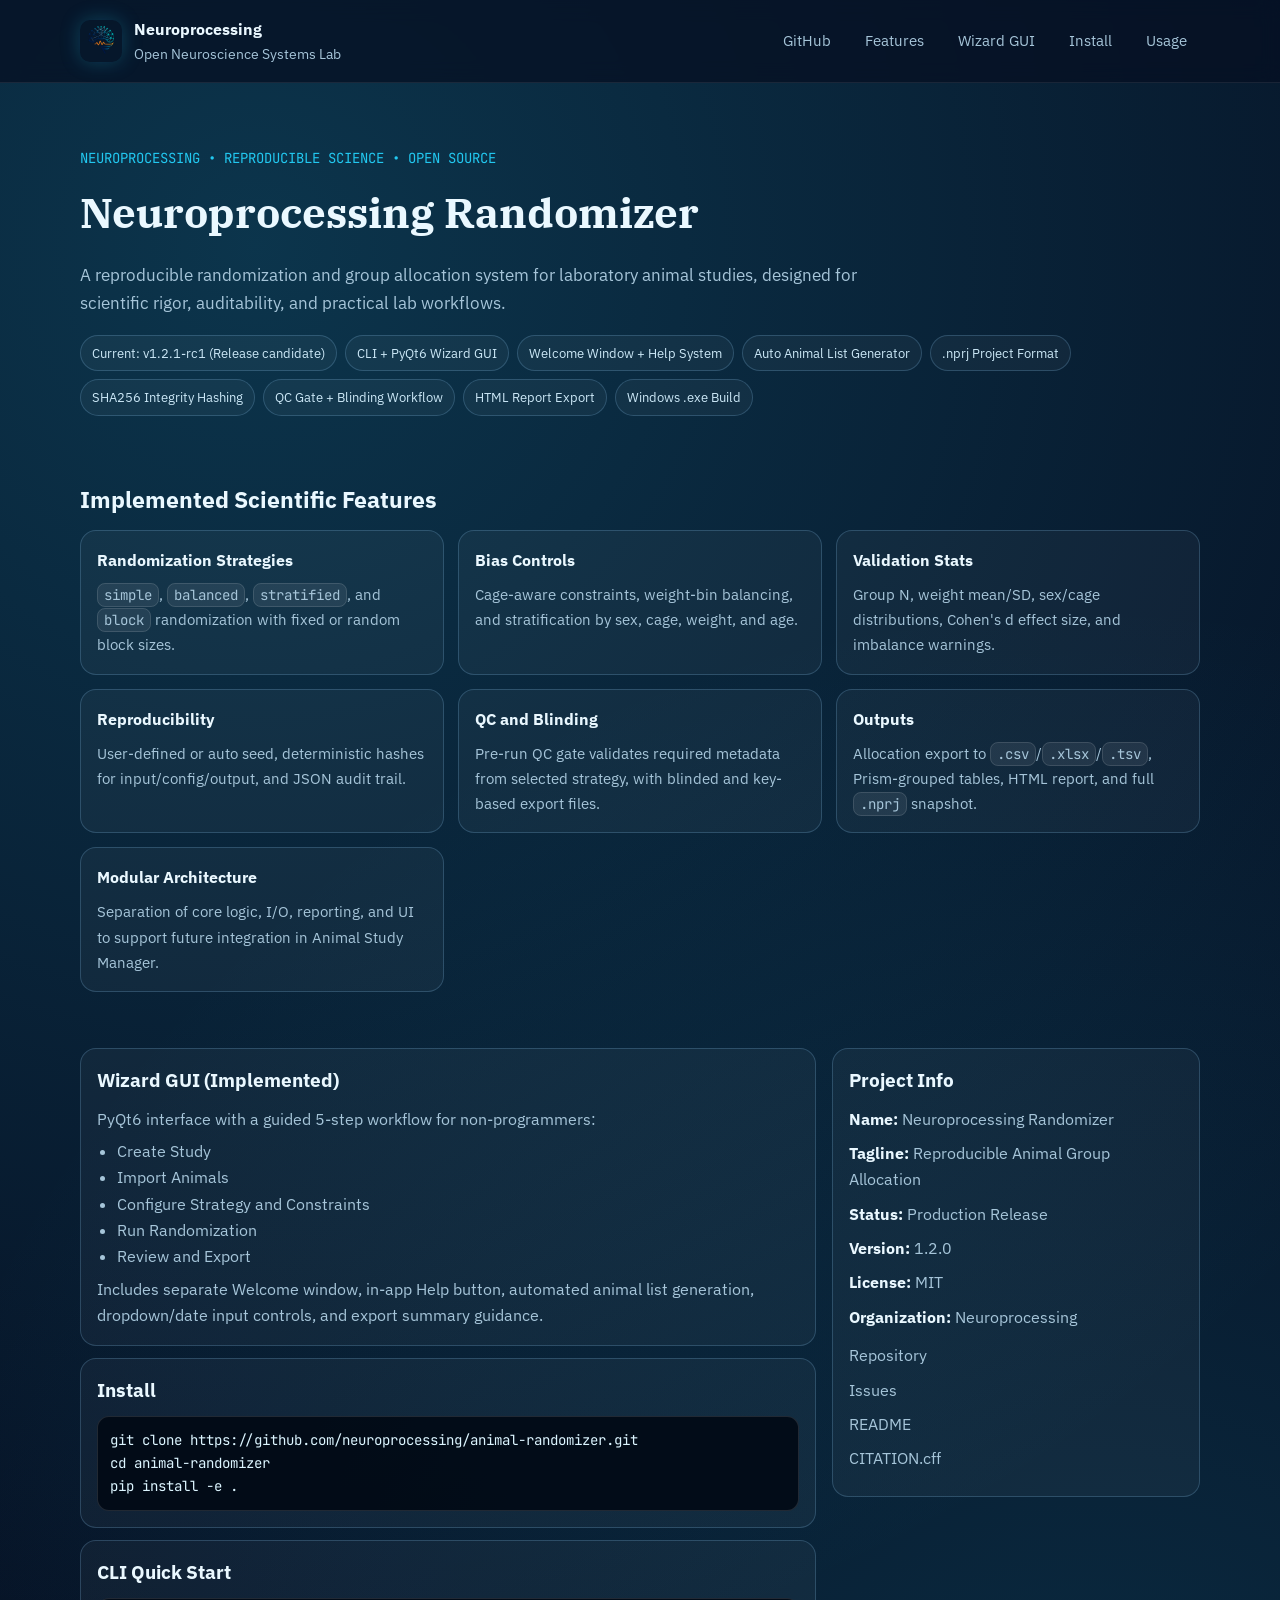
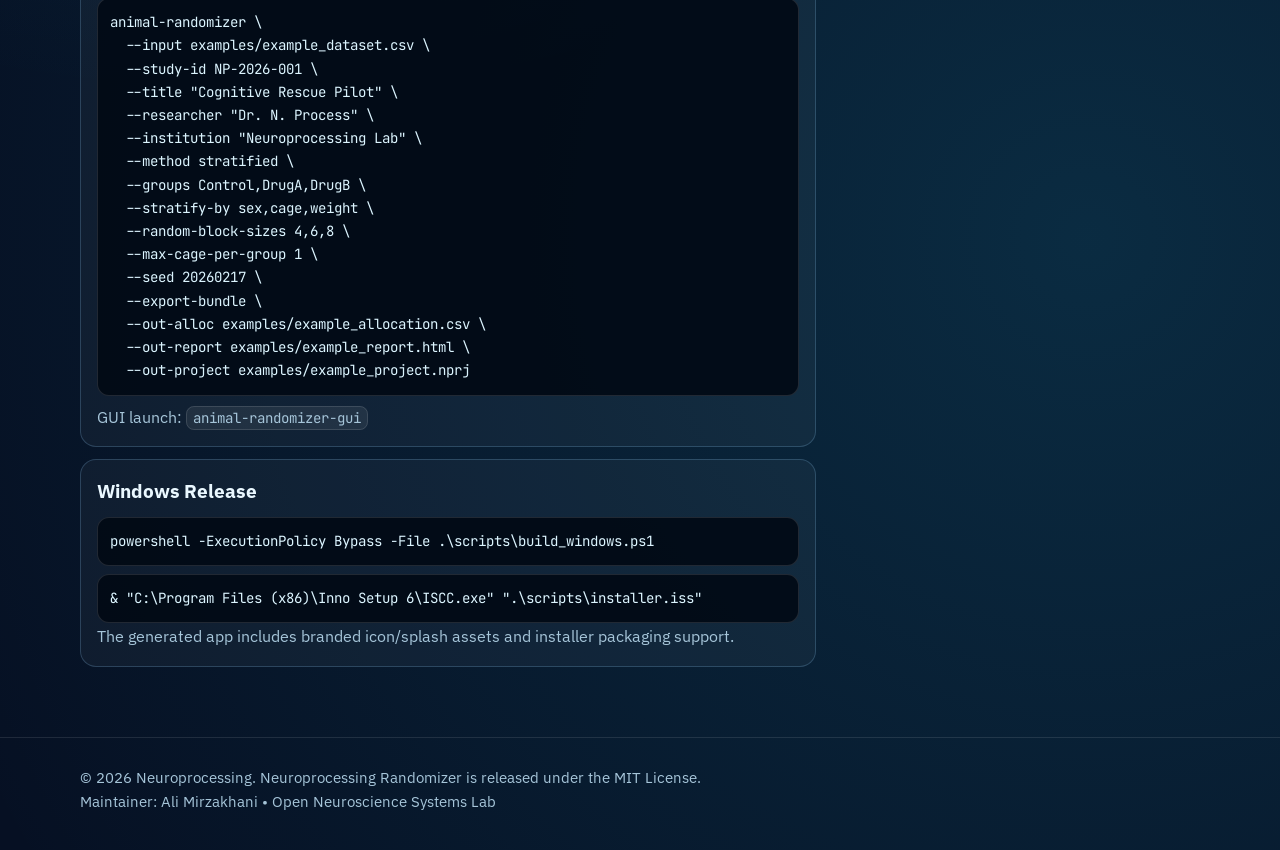
<file: docs/index.html>
﻿<!DOCTYPE html>
<html lang="en">
<head>
  <meta charset="UTF-8" />
  <meta name="viewport" content="width=device-width, initial-scale=1.0" />
  <title>Neuroprocessing Randomizer | Neuroprocessing</title>
  <meta name="description" content="Neuroprocessing Randomizer: reproducible animal group allocation with auditable randomization workflows for laboratory studies." />

  <link rel="preconnect" href="https://fonts.googleapis.com" />
  <link rel="preconnect" href="https://fonts.gstatic.com" crossorigin />
  <link href="https://fonts.googleapis.com/css2?family=IBM+Plex+Sans:wght@400;500;600;700&family=IBM+Plex+Serif:wght@500;600&family=JetBrains+Mono:wght@400;500&display=swap" rel="stylesheet" />

  <style>
    :root {
      --bg: #061023;
      --bg-soft: #0c1b34;
      --panel: rgba(255, 255, 255, 0.04);
      --panel-border: rgba(130, 186, 230, 0.24);
      --text: #eaf8ff;
      --muted: #a6c5d9;
      --accent: #22c8f0;
      --accent-soft: rgba(34, 200, 240, 0.18);
      --mono: "JetBrains Mono", monospace;
      --sans: "IBM Plex Sans", sans-serif;
      --serif: "IBM Plex Serif", serif;
    }

    * { box-sizing: border-box; margin: 0; padding: 0; }

    body {
      font-family: var(--sans);
      color: var(--text);
      background:
        radial-gradient(circle at 20% 10%, rgba(34, 200, 240, 0.2), transparent 60%),
        radial-gradient(circle at 85% 75%, rgba(34, 200, 240, 0.15), transparent 58%),
        var(--bg);
      line-height: 1.65;
    }

    a { color: inherit; text-decoration: none; }
    .container { width: min(1120px, 92%); margin: 0 auto; }

    .site-header {
      position: sticky;
      top: 0;
      z-index: 10;
      backdrop-filter: blur(10px);
      background: rgba(6, 16, 35, 0.74);
      border-bottom: 1px solid rgba(255, 255, 255, 0.08);
    }

    .header-inner {
      display: flex;
      justify-content: space-between;
      align-items: center;
      gap: 16px;
      padding: 16px 0;
    }

    .brand {
      display: flex;
      align-items: center;
      gap: 12px;
    }

    .logo {
      width: 42px;
      height: 42px;
      border-radius: 10px;
      box-shadow: 0 0 20px rgba(34, 200, 240, 0.25);
    }

    .brand p:first-child { font-weight: 700; }
    .brand p:last-child { color: var(--muted); font-size: 0.9rem; }

    .nav {
      display: flex;
      flex-wrap: wrap;
      gap: 8px;
    }

    .nav a {
      padding: 8px 12px;
      border-radius: 10px;
      color: var(--muted);
      font-size: 0.93rem;
      border: 1px solid transparent;
      transition: 0.2s;
    }

    .nav a:hover {
      color: var(--text);
      border-color: rgba(34, 200, 240, 0.45);
      background: var(--accent-soft);
    }

    .hero { padding: 64px 0 36px; }

    .hero h1 {
      font-family: var(--serif);
      font-size: clamp(2rem, 3.3vw, 3rem);
      margin: 8px 0 14px;
    }

    .eyebrow {
      font-family: var(--mono);
      color: var(--accent);
      font-size: 0.87rem;
    }

    .lede {
      color: var(--muted);
      max-width: 82ch;
      font-size: 1.05rem;
    }

    .badges {
      margin-top: 18px;
      display: flex;
      flex-wrap: wrap;
      gap: 8px;
    }

    .badge {
      font-size: 0.84rem;
      border: 1px solid var(--panel-border);
      border-radius: 999px;
      padding: 6px 11px;
      background: var(--panel);
      color: #cce8f7;
    }

    .section { padding: 28px 0; }

    .grid {
      display: grid;
      gap: 14px;
      grid-template-columns: repeat(3, 1fr);
    }

    .card {
      background: var(--panel);
      border: 1px solid var(--panel-border);
      border-radius: 16px;
      padding: 16px;
    }

    .card h3 { margin-bottom: 8px; font-size: 1.03rem; }
    .card p { color: var(--muted); font-size: 0.95rem; }

    h2 {
      margin-bottom: 12px;
      font-size: 1.45rem;
    }

    .split {
      display: grid;
      grid-template-columns: 2fr 1fr;
      gap: 16px;
      align-items: start;
    }

    .block {
      background: var(--panel);
      border: 1px solid var(--panel-border);
      border-radius: 16px;
      padding: 16px;
      margin-bottom: 12px;
    }

    .block h3 { margin-bottom: 10px; }
    .block p, .block li { color: var(--muted); }

    ul {
      padding-left: 20px;
      margin: 6px 0;
    }

    code {
      font-family: var(--mono);
      background: rgba(255, 255, 255, 0.07);
      border: 1px solid rgba(255, 255, 255, 0.12);
      border-radius: 8px;
      padding: 2px 6px;
      font-size: 0.88rem;
    }

    pre {
      font-family: var(--mono);
      font-size: 0.88rem;
      overflow-x: auto;
      background: rgba(2, 9, 20, 0.9);
      border: 1px solid rgba(255, 255, 255, 0.12);
      border-radius: 12px;
      padding: 12px;
      margin-top: 8px;
      color: #dcf5ff;
    }

    .info-list { list-style: none; padding: 0; }
    .info-list li { margin-bottom: 8px; color: var(--muted); }
    .info-list strong { color: var(--text); }

    footer {
      margin-top: 30px;
      padding: 28px 0 36px;
      border-top: 1px solid rgba(255, 255, 255, 0.1);
      color: var(--muted);
      font-size: 0.92rem;
    }

    @media (max-width: 980px) {
      .grid { grid-template-columns: 1fr; }
      .split { grid-template-columns: 1fr; }
      .header-inner { flex-direction: column; align-items: flex-start; }
    }
  </style>
</head>
<body>
  <header class="site-header">
    <div class="container header-inner">
      <a class="brand" href="https://neuroprocessing.github.io/" target="_blank" aria-label="Neuroprocessing Home">
        <img src="assets/images/Logo.png" alt="Neuroprocessing logo" class="logo" />
        <div>
          <p>Neuroprocessing</p>
          <p>Open Neuroscience Systems Lab</p>
        </div>
      </a>

      <nav class="nav" aria-label="Primary">
        <a href="https://github.com/neuroprocessing/animal-randomizer" target="_blank">GitHub</a>
        <a href="#features">Features</a>
        <a href="#wizard">Wizard GUI</a>
        <a href="#install">Install</a>
        <a href="#usage">Usage</a>
      </nav>
    </div>
  </header>

  <main>
    <section class="hero">
      <div class="container">
        <p class="eyebrow">NEUROPROCESSING • REPRODUCIBLE SCIENCE • OPEN SOURCE</p>
        <h1>Neuroprocessing Randomizer</h1>
        <p class="lede">
          A reproducible randomization and group allocation system for laboratory animal studies,
          designed for scientific rigor, auditability, and practical lab workflows.
        </p>
        <div class="badges">
          <span class="badge">Current: v1.2.1-rc1 (Release candidate)</span>
          <span class="badge">CLI + PyQt6 Wizard GUI</span>
          <span class="badge">Welcome Window + Help System</span>
          <span class="badge">Auto Animal List Generator</span>
          <span class="badge">.nprj Project Format</span>
          <span class="badge">SHA256 Integrity Hashing</span>
          <span class="badge">QC Gate + Blinding Workflow</span>
          <span class="badge">HTML Report Export</span>
          <span class="badge">Windows .exe Build</span>
        </div>
      </div>
    </section>

    <section id="features" class="section">
      <div class="container">
        <h2>Implemented Scientific Features</h2>
        <div class="grid">
          <article class="card">
            <h3>Randomization Strategies</h3>
            <p><code>simple</code>, <code>balanced</code>, <code>stratified</code>, and <code>block</code> randomization with fixed or random block sizes.</p>
          </article>
          <article class="card">
            <h3>Bias Controls</h3>
            <p>Cage-aware constraints, weight-bin balancing, and stratification by sex, cage, weight, and age.</p>
          </article>
          <article class="card">
            <h3>Validation Stats</h3>
            <p>Group N, weight mean/SD, sex/cage distributions, Cohen's d effect size, and imbalance warnings.</p>
          </article>
          <article class="card">
            <h3>Reproducibility</h3>
            <p>User-defined or auto seed, deterministic hashes for input/config/output, and JSON audit trail.</p>
          </article>
          <article class="card">
            <h3>QC and Blinding</h3>
            <p>Pre-run QC gate validates required metadata from selected strategy, with blinded and key-based export files.</p>
          </article>
          <article class="card">
            <h3>Outputs</h3>
            <p>Allocation export to <code>.csv</code>/<code>.xlsx</code>/<code>.tsv</code>, Prism-grouped tables, HTML report, and full <code>.nprj</code> snapshot.</p>
          </article>
          <article class="card">
            <h3>Modular Architecture</h3>
            <p>Separation of core logic, I/O, reporting, and UI to support future integration in Animal Study Manager.</p>
          </article>
        </div>
      </div>
    </section>

    <section id="wizard" class="section">
      <div class="container split">
        <div>
          <div class="block">
            <h3>Wizard GUI (Implemented)</h3>
            <p>PyQt6 interface with a guided 5-step workflow for non-programmers:</p>
            <ul>
              <li>Create Study</li>
              <li>Import Animals</li>
              <li>Configure Strategy and Constraints</li>
              <li>Run Randomization</li>
              <li>Review and Export</li>
            </ul>
            <p>Includes separate Welcome window, in-app Help button, automated animal list generation, dropdown/date input controls, and export summary guidance.</p>
          </div>
          <div class="block" id="install">
            <h3>Install</h3>
            <pre>git clone https://github.com/neuroprocessing/animal-randomizer.git
cd animal-randomizer
pip install -e .</pre>
          </div>
          <div class="block" id="usage">
            <h3>CLI Quick Start</h3>
            <pre>animal-randomizer \
  --input examples/example_dataset.csv \
  --study-id NP-2026-001 \
  --title "Cognitive Rescue Pilot" \
  --researcher "Dr. N. Process" \
  --institution "Neuroprocessing Lab" \
  --method stratified \
  --groups Control,DrugA,DrugB \
  --stratify-by sex,cage,weight \
  --random-block-sizes 4,6,8 \
  --max-cage-per-group 1 \
  --seed 20260217 \
  --export-bundle \
  --out-alloc examples/example_allocation.csv \
  --out-report examples/example_report.html \
  --out-project examples/example_project.nprj</pre>
            <p style="margin-top:8px;">GUI launch: <code>animal-randomizer-gui</code></p>
          </div>
          <div class="block">
            <h3>Windows Release</h3>
            <pre>powershell -ExecutionPolicy Bypass -File .\scripts\build_windows.ps1</pre>
            <pre>& "C:\Program Files (x86)\Inno Setup 6\ISCC.exe" ".\scripts\installer.iss"</pre>
            <p>The generated app includes branded icon/splash assets and installer packaging support.</p>
          </div>
        </div>

        <aside class="block">
          <h3>Project Info</h3>
          <ul class="info-list">
            <li><strong>Name:</strong> Neuroprocessing Randomizer</li>
            <li><strong>Tagline:</strong> Reproducible Animal Group Allocation</li>
            <li><strong>Status:</strong> Production Release</li>
            <li><strong>Version:</strong> 1.2.0</li>
            <li><strong>License:</strong> MIT</li>
            <li><strong>Organization:</strong> Neuroprocessing</li>
          </ul>
          <ul class="info-list" style="margin-top:12px;">
            <li><a href="https://github.com/neuroprocessing/animal-randomizer" target="_blank">Repository</a></li>
            <li><a href="https://github.com/neuroprocessing/animal-randomizer/issues" target="_blank">Issues</a></li>
            <li><a href="https://github.com/neuroprocessing/animal-randomizer/blob/main/README.md" target="_blank">README</a></li>
            <li><a href="https://github.com/neuroprocessing/animal-randomizer/blob/main/CITATION.cff" target="_blank">CITATION.cff</a></li>
          </ul>
        </aside>
      </div>
    </section>
  </main>

  <footer>
    <div class="container">
      <p>
        &copy; 2026 Neuroprocessing. Neuroprocessing Randomizer is released under the MIT License.
        <br />Maintainer: Ali Mirzakhani • Open Neuroscience Systems Lab
      </p>
    </div>
  </footer>
</body>
</html>
</file>
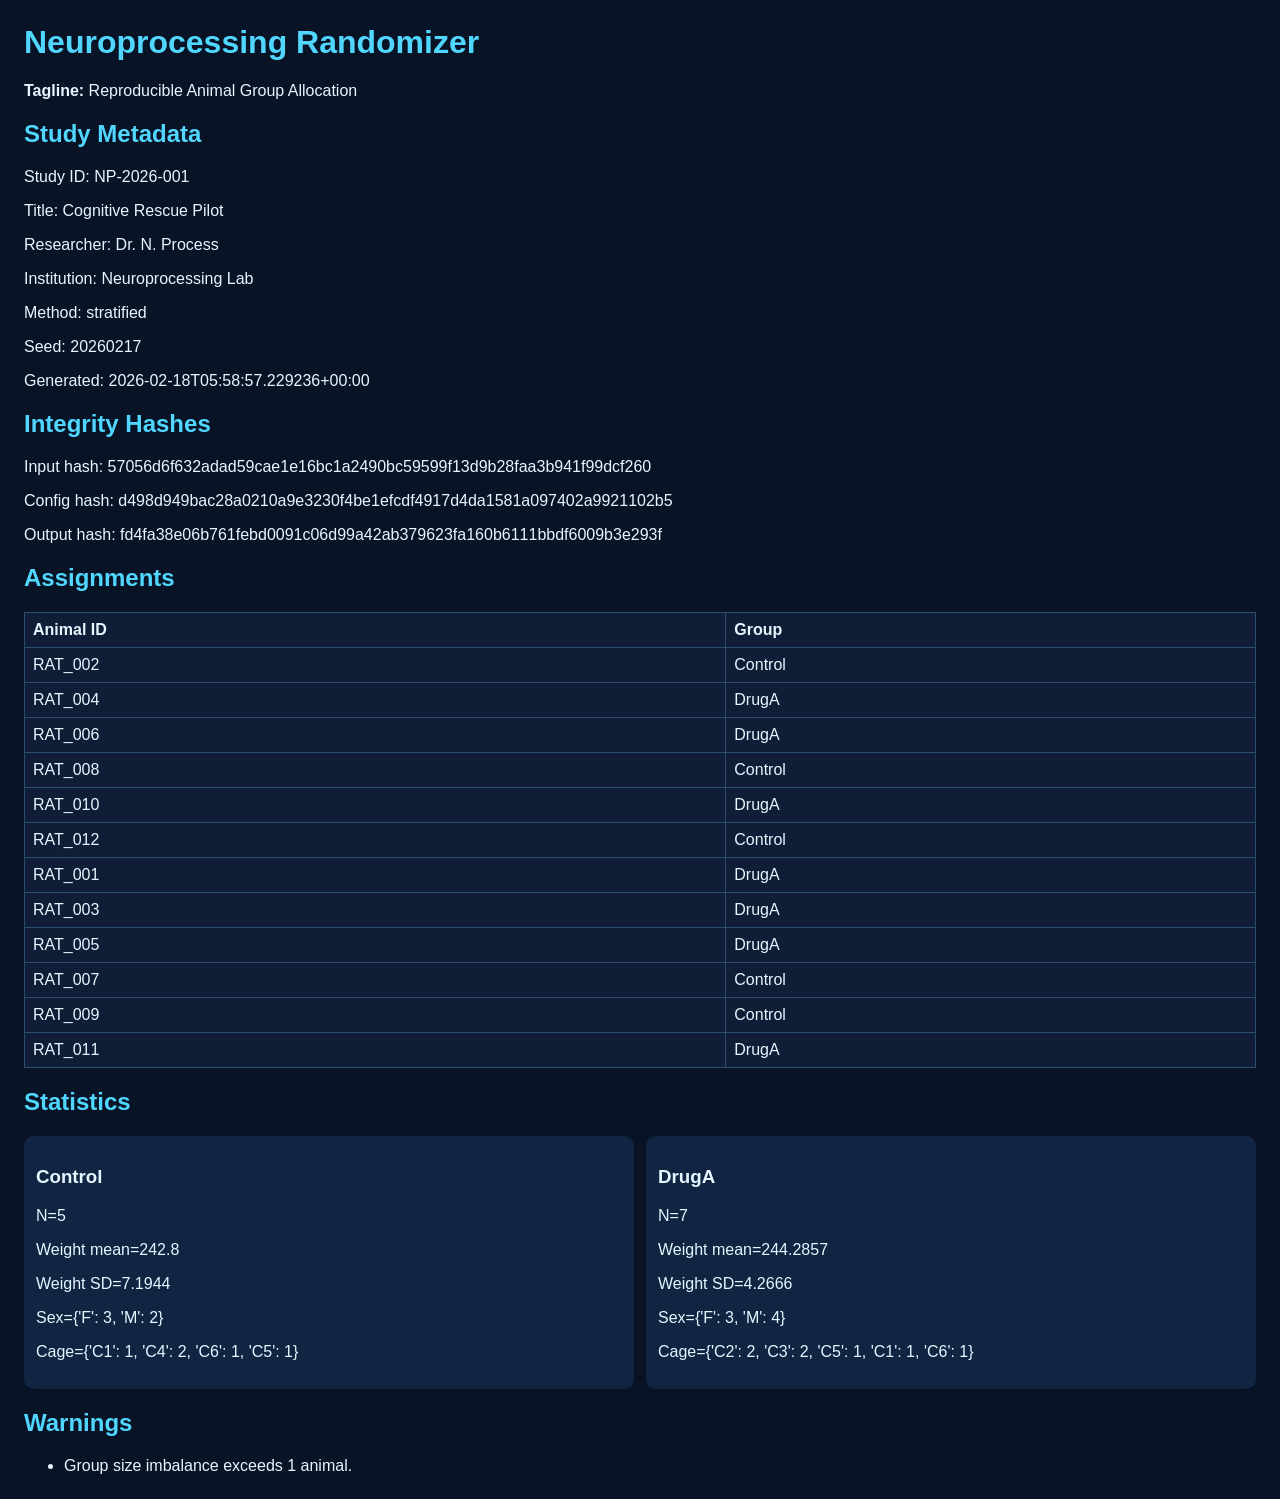
<file: examples/example_report.html>
<!doctype html>
<html lang="en">
<head>
  <meta charset="utf-8" />
  <title>Neuroprocessing Randomizer Report</title>
  <style>
    body { font-family: 'Segoe UI', Arial, sans-serif; background: #081326; color: #e6f6ff; margin: 24px; }
    h1, h2 { color: #50d6ff; }
    table { border-collapse: collapse; width: 100%; background: #0f1e36; }
    th, td { border: 1px solid #2a4d70; padding: 8px; text-align: left; }
    .grid { display: grid; grid-template-columns: repeat(auto-fit, minmax(230px, 1fr)); gap: 12px; }
    .card { background: #112442; padding: 12px; border-radius: 10px; }
  </style>
</head>
<body>
  <h1>Neuroprocessing Randomizer</h1>
  <p><strong>Tagline:</strong> Reproducible Animal Group Allocation</p>
  <h2>Study Metadata</h2>
  <p>Study ID: NP-2026-001</p>
  <p>Title: Cognitive Rescue Pilot</p>
  <p>Researcher: Dr. N. Process</p>
  <p>Institution: Neuroprocessing Lab</p>
  <p>Method: stratified</p>
  <p>Seed: 20260217</p>
  <p>Generated: 2026-02-18T05:58:57.229236+00:00</p>
  <h2>Integrity Hashes</h2>
  <p>Input hash: 57056d6f632adad59cae1e16bc1a2490bc59599f13d9b28faa3b941f99dcf260</p>
  <p>Config hash: d498d949bac28a0210a9e3230f4be1efcdf4917d4da1581a097402a9921102b5</p>
  <p>Output hash: fd4fa38e06b761febd0091c06d99a42ab379623fa160b6111bbdf6009b3e293f</p>
  <h2>Assignments</h2>
  <table><thead><tr><th>Animal ID</th><th>Group</th></tr></thead><tbody>
<tr><td>RAT_002</td><td>Control</td></tr>
<tr><td>RAT_004</td><td>DrugA</td></tr>
<tr><td>RAT_006</td><td>DrugA</td></tr>
<tr><td>RAT_008</td><td>Control</td></tr>
<tr><td>RAT_010</td><td>DrugA</td></tr>
<tr><td>RAT_012</td><td>Control</td></tr>
<tr><td>RAT_001</td><td>DrugA</td></tr>
<tr><td>RAT_003</td><td>DrugA</td></tr>
<tr><td>RAT_005</td><td>DrugA</td></tr>
<tr><td>RAT_007</td><td>Control</td></tr>
<tr><td>RAT_009</td><td>Control</td></tr>
<tr><td>RAT_011</td><td>DrugA</td></tr>
</tbody></table>
  <h2>Statistics</h2>
  <div class="grid"><div class='card'><h3>Control</h3><p>N=5</p><p>Weight mean=242.8</p><p>Weight SD=7.1944</p><p>Sex={'F': 3, 'M': 2}</p><p>Cage={'C1': 1, 'C4': 2, 'C6': 1, 'C5': 1}</p></div><div class='card'><h3>DrugA</h3><p>N=7</p><p>Weight mean=244.2857</p><p>Weight SD=4.2666</p><p>Sex={'F': 3, 'M': 4}</p><p>Cage={'C2': 2, 'C3': 2, 'C5': 1, 'C1': 1, 'C6': 1}</p></div></div>
  <h2>Warnings</h2>
  <ul><li>Group size imbalance exceeds 1 animal.</li></ul>
</body>
</html>
</file>
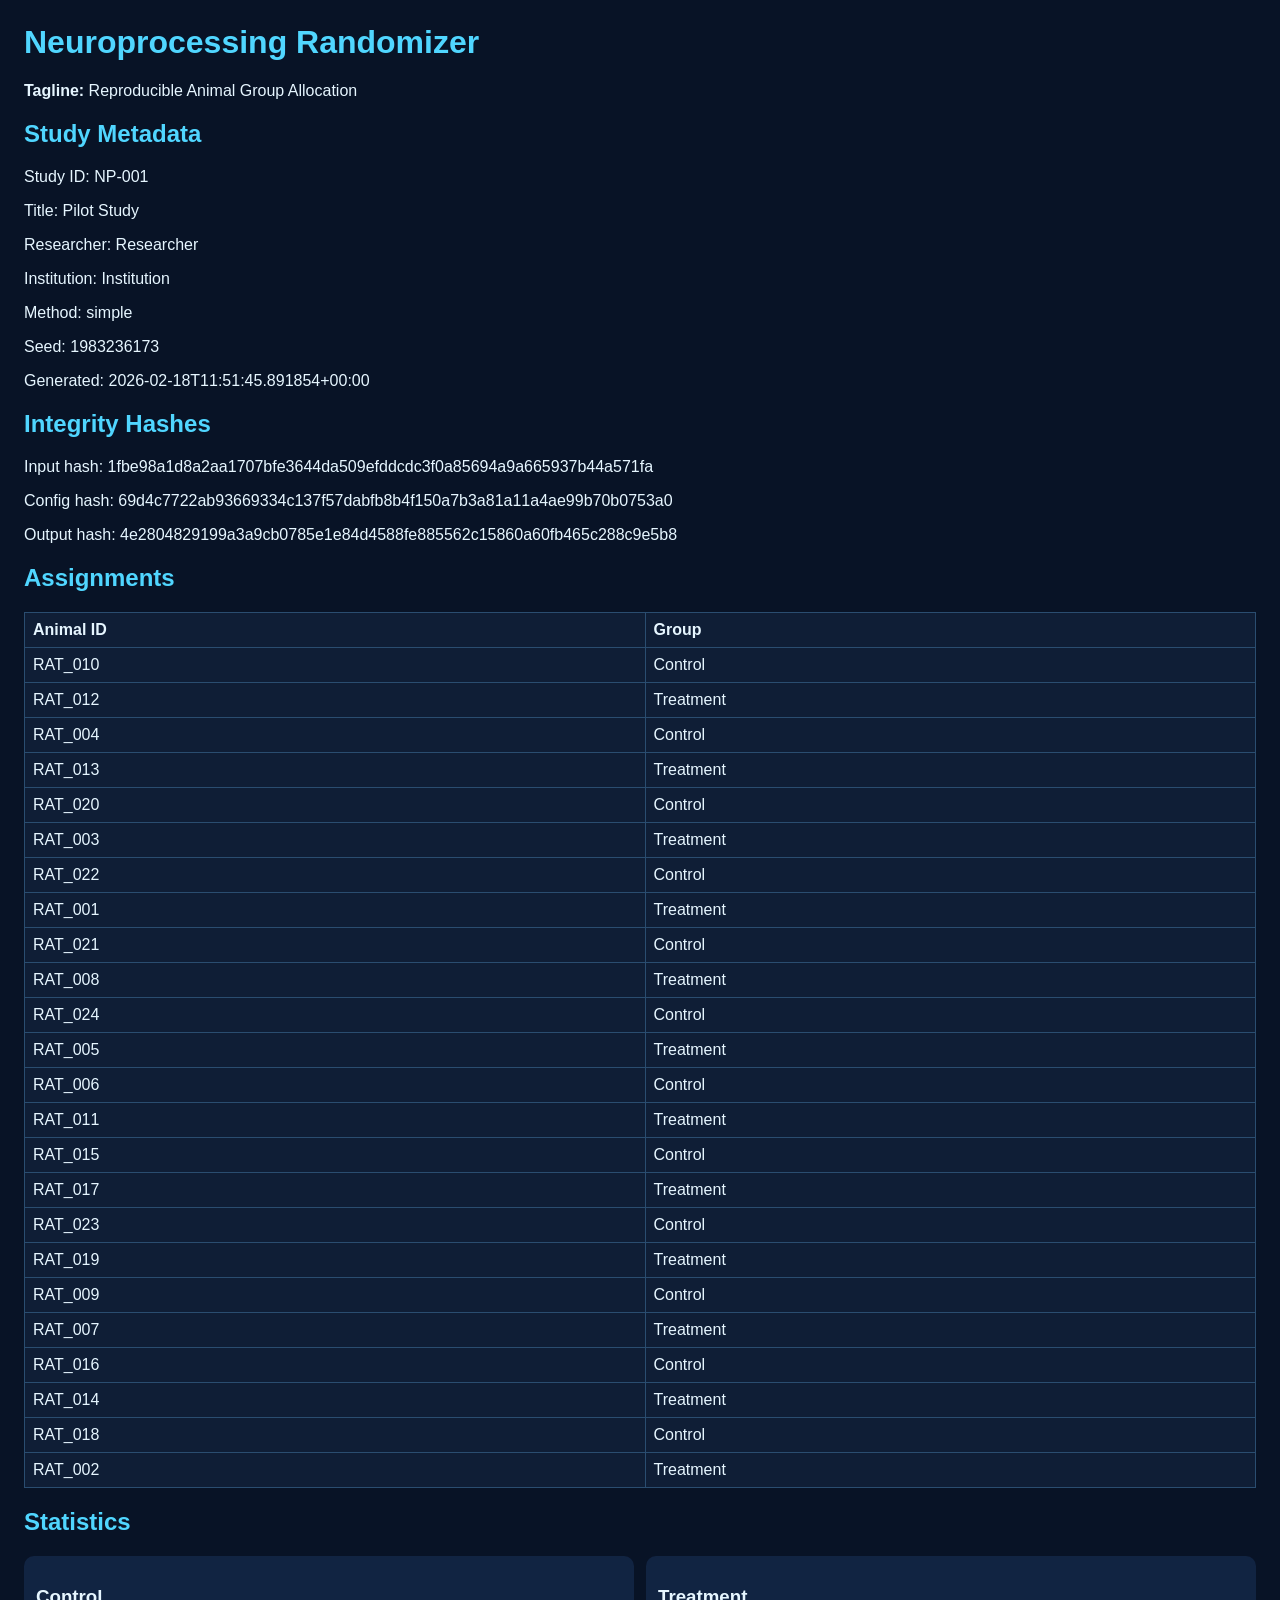
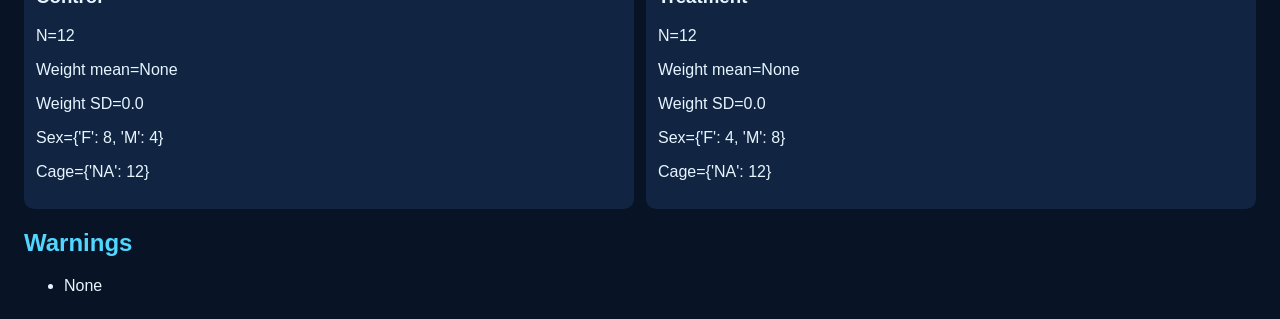
<file: src/animal_randomizer/ui/allocation_report.html>
<!doctype html>
<html lang="en">
<head>
  <meta charset="utf-8" />
  <title>Neuroprocessing Randomizer Report</title>
  <style>
    body { font-family: 'Segoe UI', Arial, sans-serif; background: #081326; color: #e6f6ff; margin: 24px; }
    h1, h2 { color: #50d6ff; }
    table { border-collapse: collapse; width: 100%; background: #0f1e36; }
    th, td { border: 1px solid #2a4d70; padding: 8px; text-align: left; }
    .grid { display: grid; grid-template-columns: repeat(auto-fit, minmax(230px, 1fr)); gap: 12px; }
    .card { background: #112442; padding: 12px; border-radius: 10px; }
  </style>
</head>
<body>
  <h1>Neuroprocessing Randomizer</h1>
  <p><strong>Tagline:</strong> Reproducible Animal Group Allocation</p>
  <h2>Study Metadata</h2>
  <p>Study ID: NP-001</p>
  <p>Title: Pilot Study</p>
  <p>Researcher: Researcher</p>
  <p>Institution: Institution</p>
  <p>Method: simple</p>
  <p>Seed: 1983236173</p>
  <p>Generated: 2026-02-18T11:51:45.891854+00:00</p>
  <h2>Integrity Hashes</h2>
  <p>Input hash: 1fbe98a1d8a2aa1707bfe3644da509efddcdc3f0a85694a9a665937b44a571fa</p>
  <p>Config hash: 69d4c7722ab93669334c137f57dabfb8b4f150a7b3a81a11a4ae99b70b0753a0</p>
  <p>Output hash: 4e2804829199a3a9cb0785e1e84d4588fe885562c15860a60fb465c288c9e5b8</p>
  <h2>Assignments</h2>
  <table><thead><tr><th>Animal ID</th><th>Group</th></tr></thead><tbody>
<tr><td>RAT_010</td><td>Control</td></tr>
<tr><td>RAT_012</td><td>Treatment</td></tr>
<tr><td>RAT_004</td><td>Control</td></tr>
<tr><td>RAT_013</td><td>Treatment</td></tr>
<tr><td>RAT_020</td><td>Control</td></tr>
<tr><td>RAT_003</td><td>Treatment</td></tr>
<tr><td>RAT_022</td><td>Control</td></tr>
<tr><td>RAT_001</td><td>Treatment</td></tr>
<tr><td>RAT_021</td><td>Control</td></tr>
<tr><td>RAT_008</td><td>Treatment</td></tr>
<tr><td>RAT_024</td><td>Control</td></tr>
<tr><td>RAT_005</td><td>Treatment</td></tr>
<tr><td>RAT_006</td><td>Control</td></tr>
<tr><td>RAT_011</td><td>Treatment</td></tr>
<tr><td>RAT_015</td><td>Control</td></tr>
<tr><td>RAT_017</td><td>Treatment</td></tr>
<tr><td>RAT_023</td><td>Control</td></tr>
<tr><td>RAT_019</td><td>Treatment</td></tr>
<tr><td>RAT_009</td><td>Control</td></tr>
<tr><td>RAT_007</td><td>Treatment</td></tr>
<tr><td>RAT_016</td><td>Control</td></tr>
<tr><td>RAT_014</td><td>Treatment</td></tr>
<tr><td>RAT_018</td><td>Control</td></tr>
<tr><td>RAT_002</td><td>Treatment</td></tr>
</tbody></table>
  <h2>Statistics</h2>
  <div class="grid"><div class='card'><h3>Control</h3><p>N=12</p><p>Weight mean=None</p><p>Weight SD=0.0</p><p>Sex={'F': 8, 'M': 4}</p><p>Cage={'NA': 12}</p></div><div class='card'><h3>Treatment</h3><p>N=12</p><p>Weight mean=None</p><p>Weight SD=0.0</p><p>Sex={'F': 4, 'M': 8}</p><p>Cage={'NA': 12}</p></div></div>
  <h2>Warnings</h2>
  <ul><li>None</li></ul>
</body>
</html>
</file>
